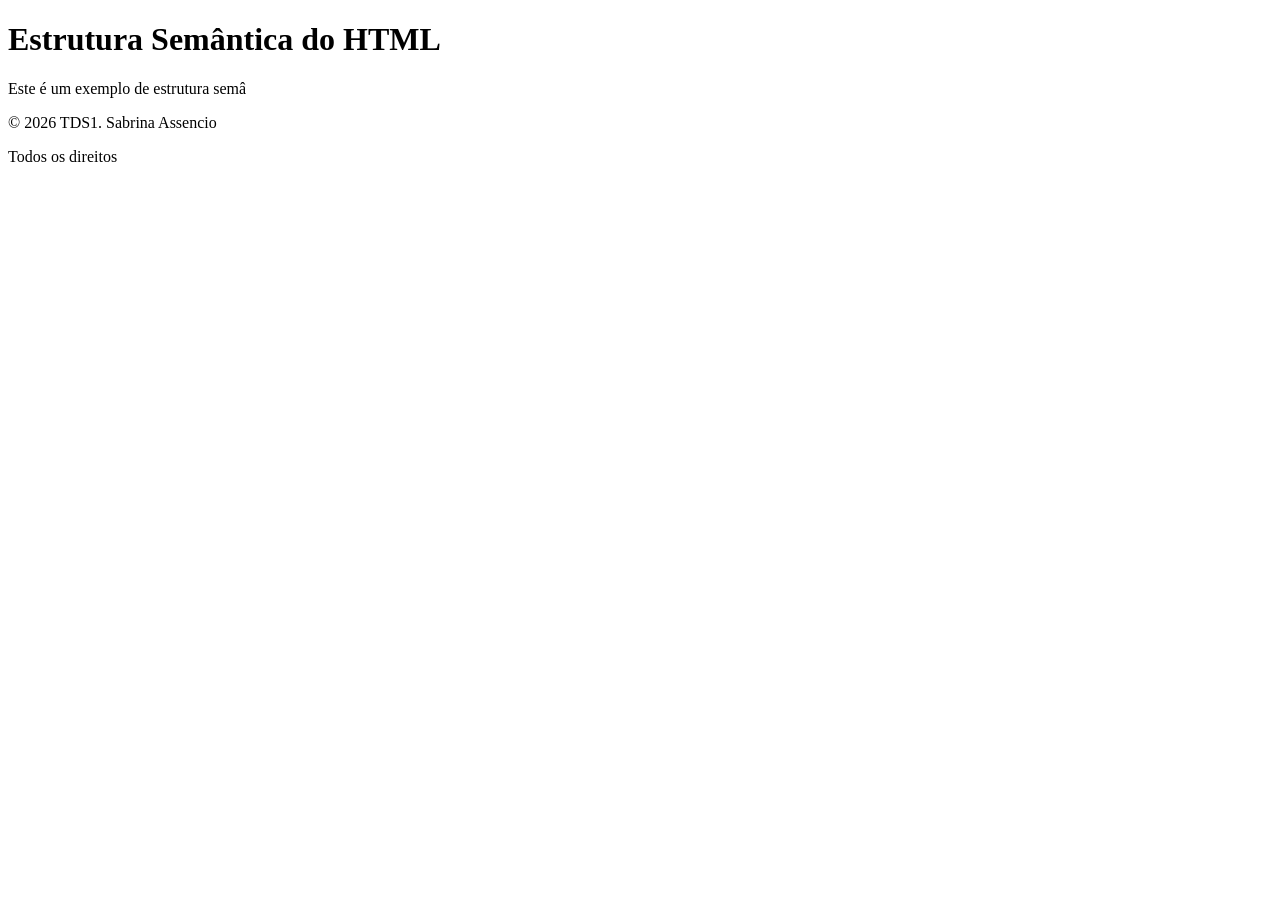
<file: aula3/index.html>
<!DOCTYPE html>
<html lang="pt-br">
<head>
    <meta charset="UTF-8">
    <meta name="viewport" content="width=device-width, initial-scale=1.0">
    <title>Estrutura Semântica do HTML</title>
</head>
<body>
    <!-- Cababeçalho da página - esta linha é um comentário -->
    <header>
        <h1>Estrutura Semântica do HTML</h1>
    </header>
    <!--Conteúdo principal da página-->
    <main>
        <p>Este é um exemplo de estrutura semâ</p>
    </main>
    <!-- Rodapé da página esta linha é um comentário -->
    <footer>
        <p>&copy; 2026 TDS1. Sabrina Assencio</p>
        <p>Todos os direitos </p>
    </footer>
</body>
</html>
</file>
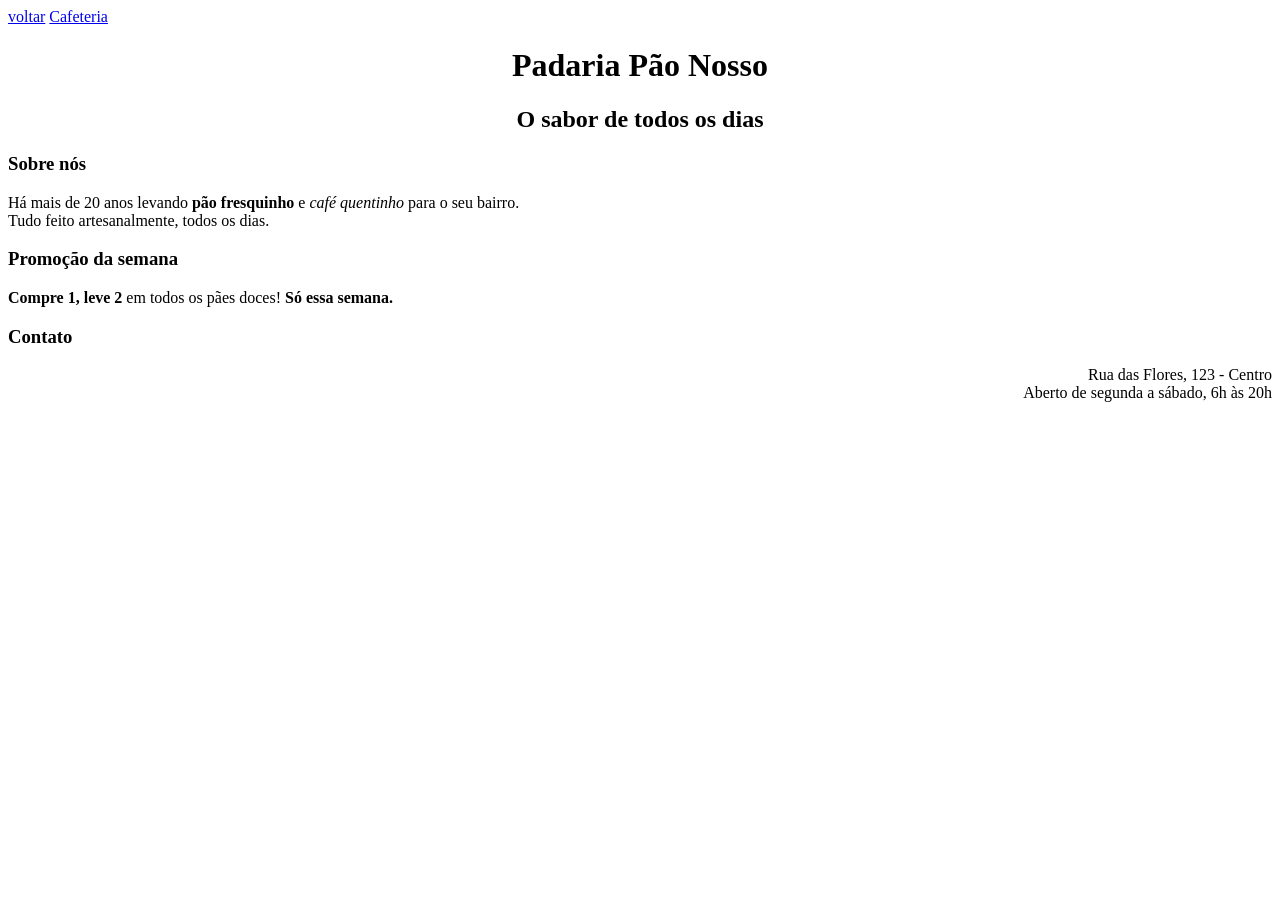
<file: aula4/index.html>
<!DOCTYPE html>
<html lang="pt-br">
<head>
    <meta charset="UTF-8">
    <meta name="viewport" content="width=device-width, initial-scale=1.0">
    <title>Elementos de Textos</title>
</head>
<body>
     <a href="/index.html">voltar</a>
     <a href="./texto.html">Cafeteria</a>
     <h1 style="text-align: center;">Padaria Pão Nosso</h1>
  <h2 style="text-align: center;">O sabor de todos os dias</h2>

  <h3>Sobre nós</h3>
  <p>Há mais de 20 anos levando <strong>pão fresquinho</strong> e
     <em>café quentinho</em> para o seu bairro. <br>
     Tudo feito artesanalmente, todos os dias.</p>

  <h3>Promoção da semana</h3>
  <p><strong>Compre 1, leve 2</strong> em todos os pães doces! <b>Só essa semana.</b></p>

  <h3>Contato</h3>
  <p style="text-align: right;">
    Rua das Flores, 123 - Centro <br>
    Aberto de segunda a sábado, 6h às 20h
  </p>
</body>
</html>
</file>
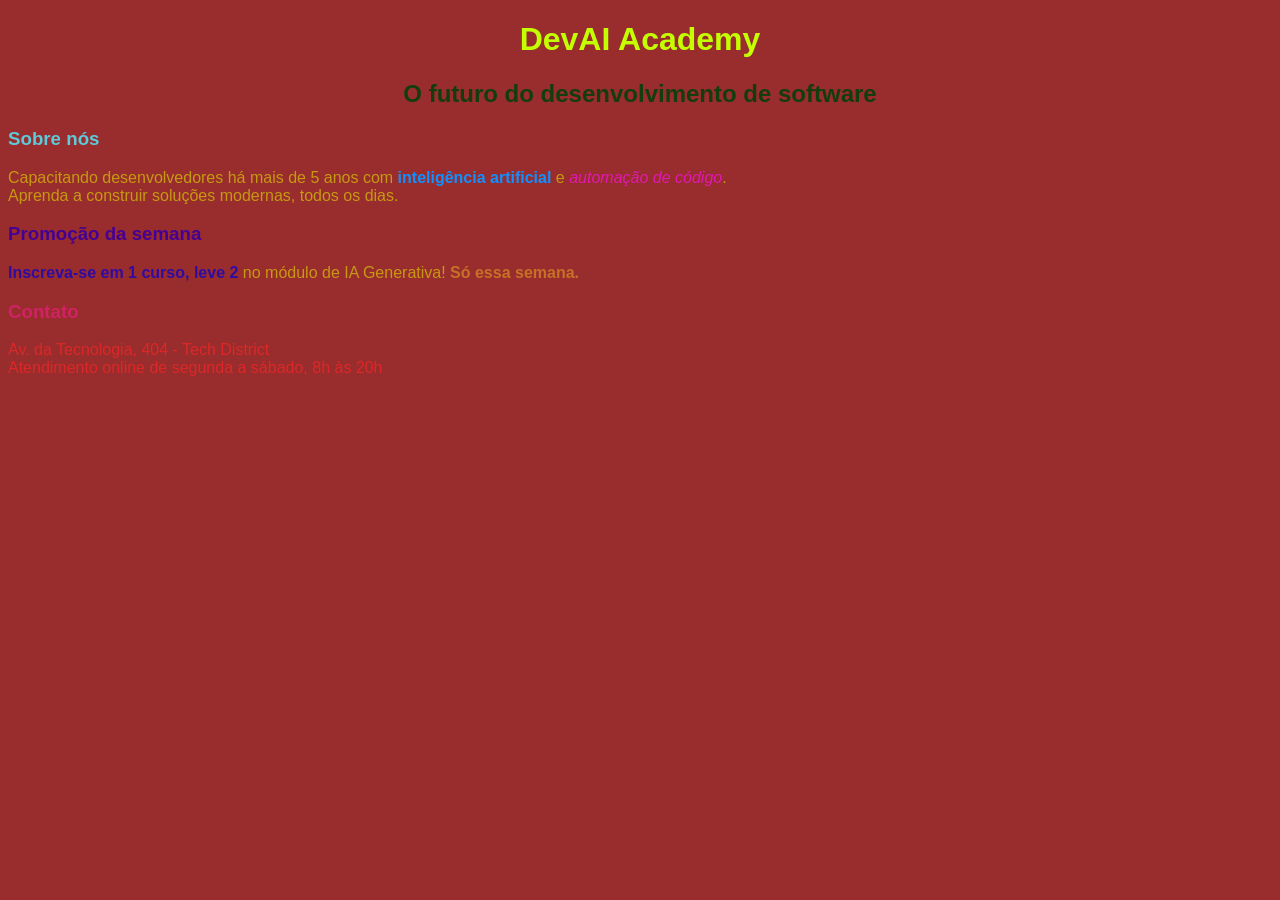
<file: aula5/index.html>
<!DOCTYPE html>
<html lang="pt-br">
<head>
    <meta charset="UTF-8">
    <meta name="viewport" content="width=device-width, initial-scale=1.0">
    <title>Document</title>
</head>

    <body style="background-color: #992c2c; color: #c69913; font-family: 'Segoe UI', Tahoma, Geneva, Verdana, sans-serif;">
  <h1 style="text-align: center; color: #c3ff00; font-family: 'Segoe UI', Tahoma, Geneva, Verdana, sans-serif;">DevAI Academy</h1>
  <h2 style="text-align: center; color: #133d0e; font-family: 'Segoe UI', Tahoma, Geneva, Verdana, sans-serif;">O futuro do desenvolvimento de software</h2>

  <h3 style="color: #5dc9d9;">Sobre nós</h3>
  <p>Capacitando desenvolvedores há mais de 5 anos com <strong style="color: #1290ff;">inteligência artificial</strong> e
     <em style="color: #e119b2;">automação de código</em>. <br>
     Aprenda a construir soluções modernas, todos os dias.</p>

  <h3 style="color: #450093;">Promoção da semana</h3>
  <p><strong style="color: #2f0ca3;">Inscreva-se em 1 curso, leve 2</strong> no módulo de IA Generativa! <b style="color: #c67127;">Só essa semana.</b></p>

  <h3 style="color: #d02265;">Contato</h3>
  <p style="text-align: left; color: #dc2828;">
    Av. da Tecnologia, 404 - Tech District <br>
    Atendimento online de segunda a sábado, 8h às 20h
  </p>
</body>
</html>
</file>
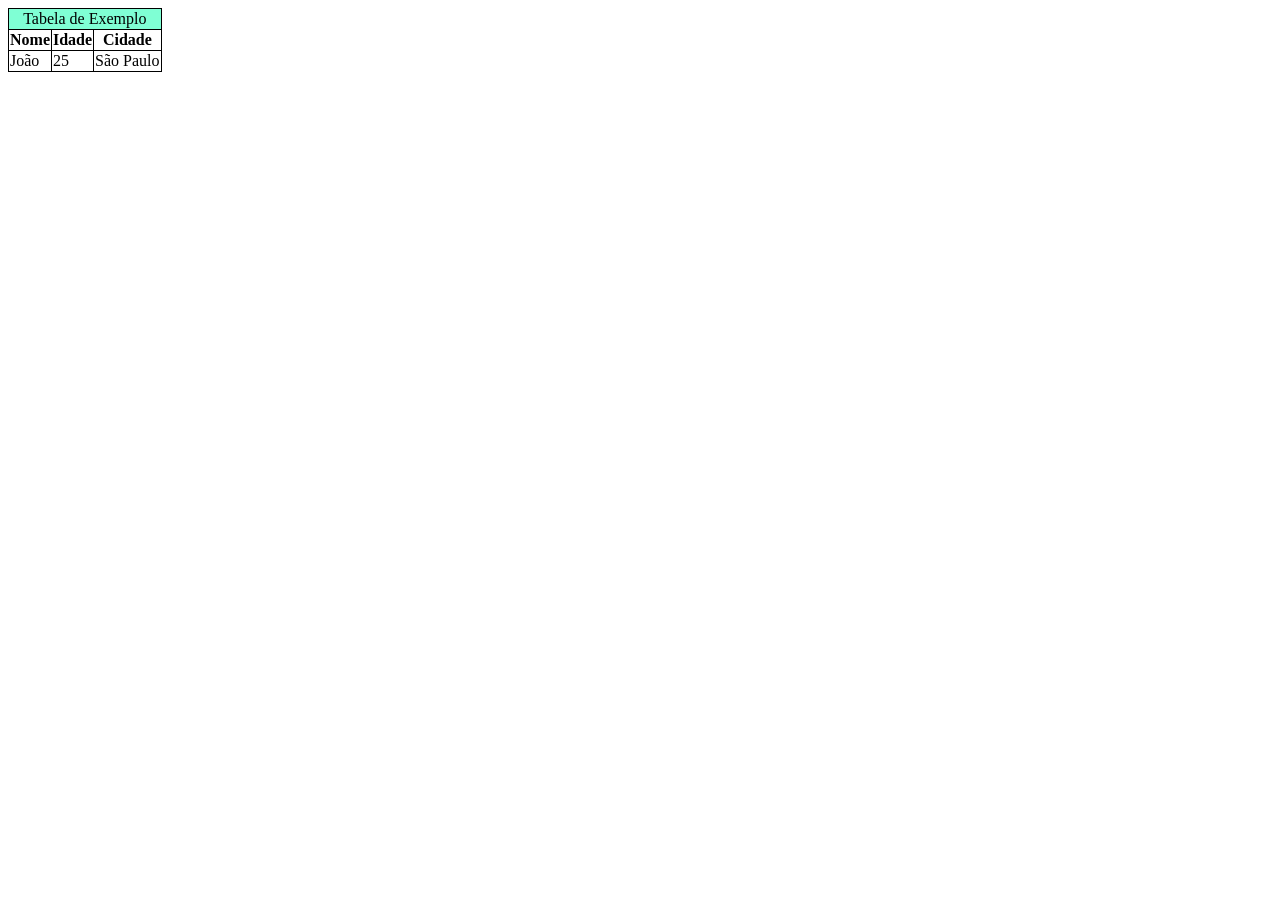
<file: aula7/index.html>
<!DOCTYPE html>
<html lang="pt-br">
<head>
    <meta charset="UTF-8">
    <meta name="viewport" content="width=device-width, initial-scale=1.0">
    <title>Aula7 -Tabelas</title>
</head>
<body>
    <table style ="border: 1px
    solid black;
    border-collapse: collapse;">

    <tr>
        <td colspan="3"
        style="border: 1px
        solid black;
        border-collapse: collapse;
        text-align:center;
        background-color:aquamarine; color:black" >Tabela de Exemplo</td>
    </tr>
            <th style="border: 1px
        solid black;
        border-collapse: collapse;">Nome</th>

            <th style="border: 1px
        solid black;
        border-collapse: collapse;">Idade</th>

            <th style="border: 1px
        solid black;
        border-collapse: collapse;">Cidade</th> 
            </tr>
            <tr>
                <td style="border: 1px
        solid black;
        border-collapse: collapse;">João</td>
                <td style="border: 1px
        solid black;
        border-collapse: collapse;">25</td> 
                <td style="border: 1px
        solid black;
        border-collapse: collapse;">São Paulo</td>
    </table>
</body>
</html>
</file>
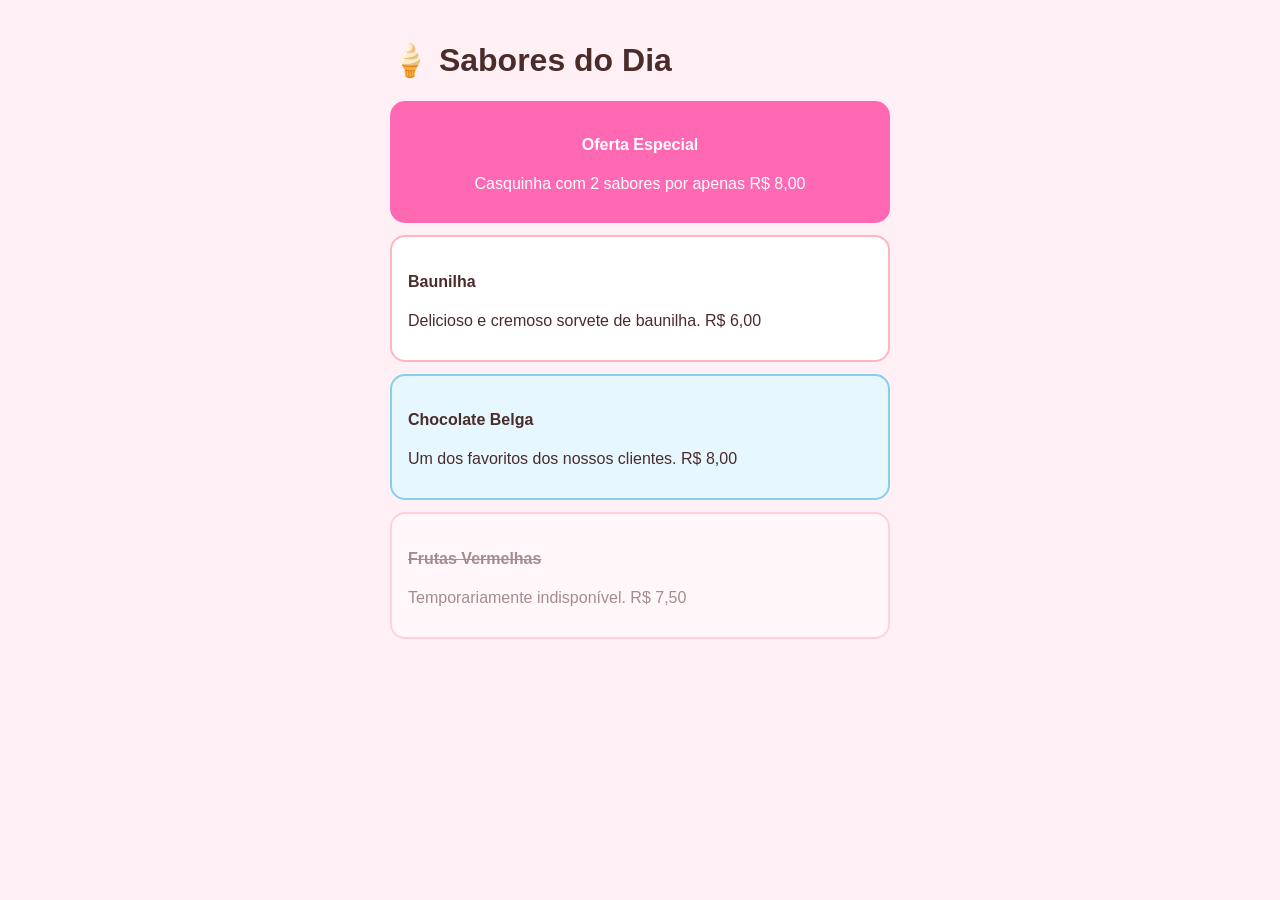
<file: aula9/index.html>
<!DOCTYPE html>
<html lang="pt-br">
<head>
    <meta charset="UTF-8">
    <meta name="viewport" content="width=device-width, initial-scale=1.0">
    <title>Document</title>
</head>
<body>
    <!DOCTYPE html>
<html lang="pt-BR">
<head>
  <meta charset="UTF-8">
  <meta name="viewport" content="width=device-width, initial-scale=1.0">
  <title>Cafeteria Grão Dourado — Class e ID</title>
  <link rel ="stylesheet" href = "style.css"
</head>
<body>

  <main>

        <h1>🍦 Sabores do Dia</h1>

        <!-- CLASSE + ID -->
        <div class="card" id="promo-dia">
            <h4>Oferta Especial</h4>
            <p>Casquinha com 2 sabores por apenas R$ 8,00</p>
        </div>

        <!-- SÓ A CLASSE BASE -->
        <div class="card">
            <h4>Baunilha</h4>
            <p>Delicioso e cremoso sorvete de baunilha. R$ 6,00</p>
        </div>

        <!-- DUAS CLASSES: card + destaque -->
        <div class="card destaque">
            <h4>Chocolate Belga</h4>
            <p>Um dos favoritos dos nossos clientes. R$ 8,00</p>
        </div>

        <!-- DUAS CLASSES: card + esgotado -->
        <div class="card esgotado">
            <h4>Frutas Vermelhas</h4>
            <p>Temporariamente indisponível. R$ 7,50</p>
        </div>

    </main>

</body>
</html>

</body>
</html>
</file>
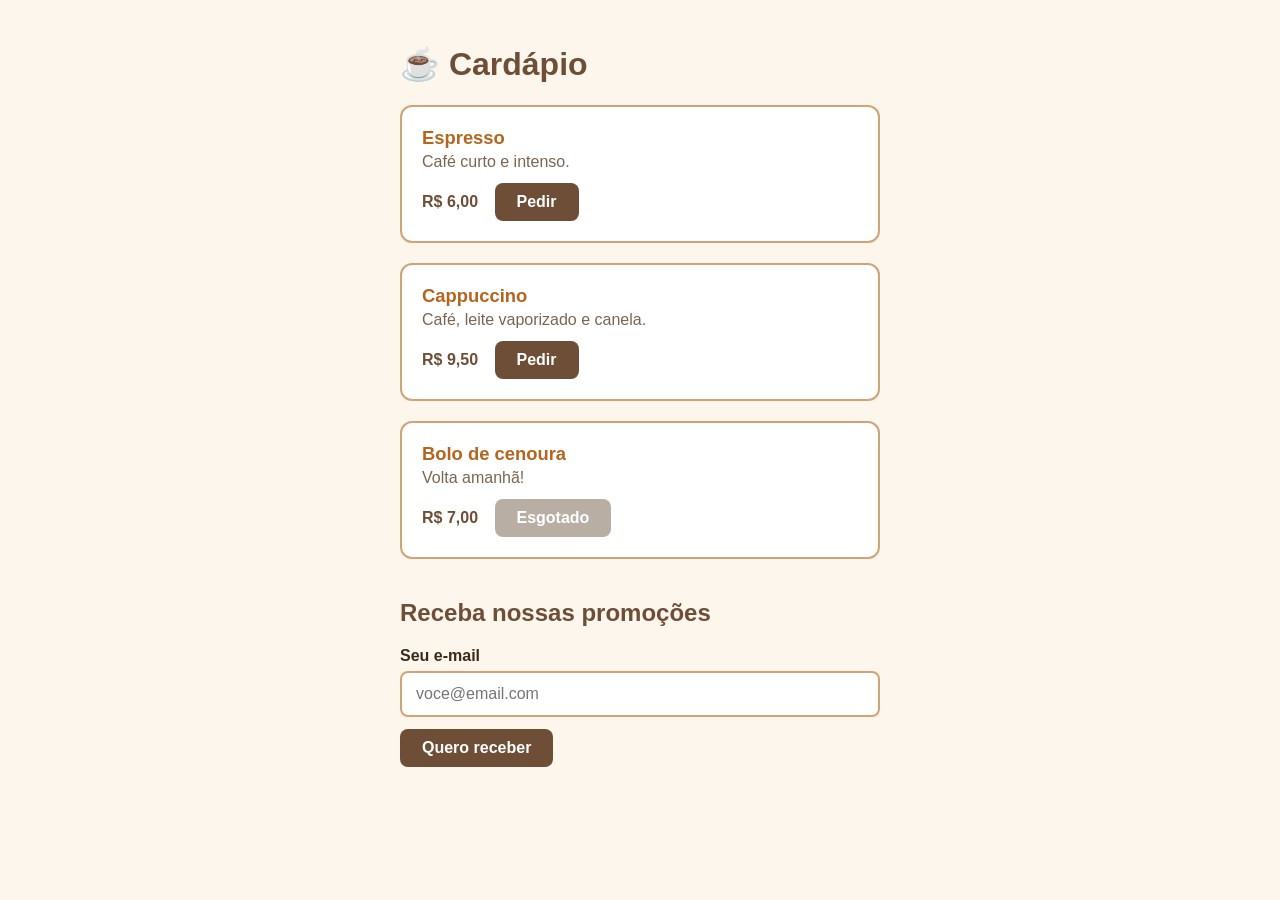
<file: aula10/comportamento.html>
<!DOCTYPE html>
<html lang="pt-BR">
<head>
  <meta charset="UTF-8">
  <meta name="viewport" content="width=device-width, initial-scale=1.0">
  <title>Cafeteria Grão Dourado</title>
  <link rel="stylesheet" href="comportamento.css">
</head>
<body>

  <main>
    <h1>☕ Cardápio</h1>

    <div class="card">
      <h4>Espresso</h4>
      <p>Café curto e intenso.</p>
      <span class="preco">R$ 6,00</span>
      <button type="button" class="botao">Pedir</button>
    </div>

    <div class="card">
      <h4>Cappuccino</h4>
      <p>Café, leite vaporizado e canela.</p>
      <span class="preco">R$ 9,50</span>
      <button type="button" class="botao">Pedir</button>
    </div>

    <div class="card">
      <h4>Bolo de cenoura</h4>
      <p>Volta amanhã!</p>
      <span class="preco">R$ 7,00</span>
      <button type="button" class="botao" disabled>Esgotado</button>
    </div>

    <form class="contato">
      <h2>Receba nossas promoções</h2>
      <label for="email">Seu e-mail</label>
      <input type="email" id="email" class="campo" placeholder="voce@email.com">
      <button type="submit" class="botao">Quero receber</button>
    </form>
  </main>

</body>
</html>
</file>
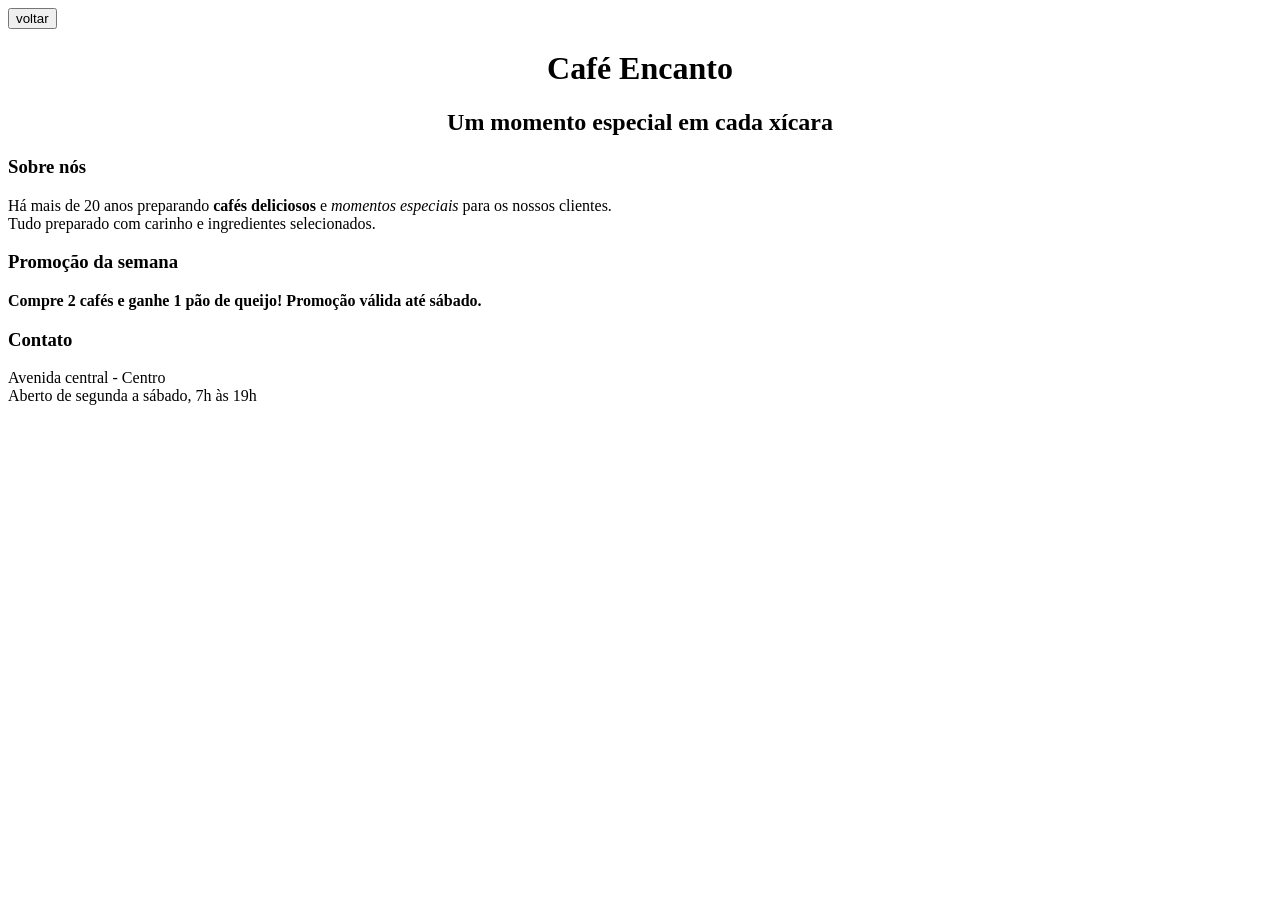
<file: aula4/texto.html>
<!DOCTYPE html>
<html lang="pt-br">
<head>
    <meta charset="UTF-8">
    <meta name="viewport" content="width=device-width, initial-scale=1.0">
    <title>Document</title>
</head>
<body>
     <a href="/index.html"><button>voltar</button></a>
    <h1 style="text-align: center;">Café Encanto</h1>
<h2 style="text-align: center;">Um momento especial em cada xícara</h2>

<h3>Sobre nós</h3>
<p>
    Há mais de 20 anos preparando <strong>cafés deliciosos</strong> e
    <em>momentos especiais</em> para os nossos clientes. <br>
    Tudo preparado com carinho e ingredientes selecionados.
</p>

<h3>Promoção da semana</h3>
<p>
    <strong>Compre 2 cafés e ganhe 1 pão de queijo!</strong>
    <b>Promoção válida até sábado.</b>
</p>

<h3>Contato</h3>
<p style="text-align: lift;">
    Avenida central - Centro <br>
    Aberto de segunda a sábado, 7h às 19h
</p>
</body>
</html>
</file>
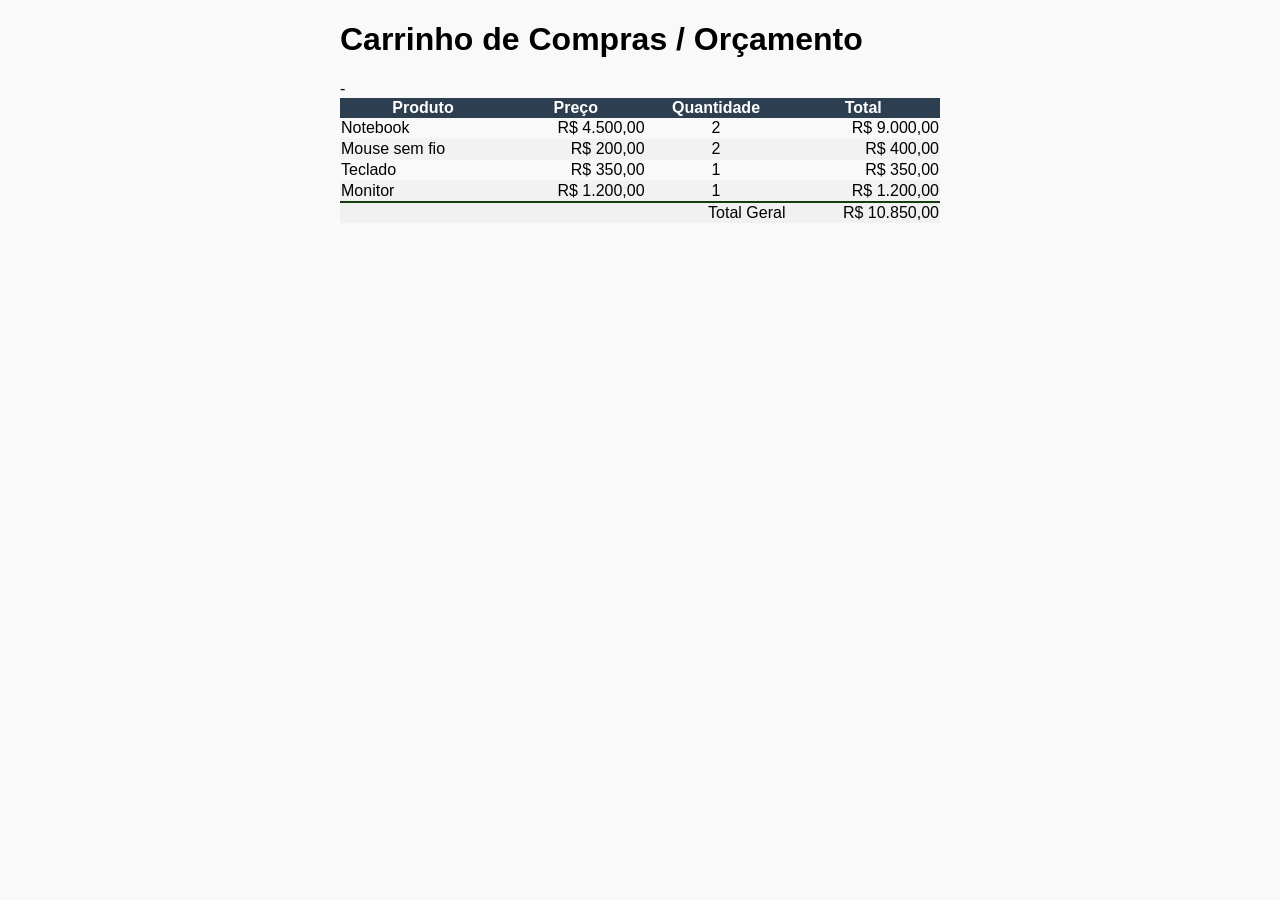
<file: aula7/tabela.html>
<!DOCTYPE html>
<html lang="pt-br">
<head>
    <meta charset="UTF-8">
    <meta name="viewport" content="width=device-width, initial-scale=1.0">
    <title>Carrinho de Compras</title>
</head>
<body style= "font-family: Arial;
    background-color:#f9f9f9; width:600px; margin:auto">
    <h1>Carrinho de Compras / 
    Orçamento</h1>
    <table style="border-collapse: collapse;width
    :100%;">
        <thead>
            <tr>
                <th style="background-color: #2c3e50; color:white
                ">Produto</th>
                <th style="background-color: #2c3e50; color:white">Preço</th>
                <th style="background-color: #2c3e50; color:white">Quantidade</th>
                <th style="background-color: #2c3e50; color:white">Total</th>
            </tr>
            </thead>
           
            <tbody>
                <tr>
-                   <td>Notebook</td>
                <td style="text-align: right;">R$ 4.500,00</td>
                <td style="text-align: center;">2</td>
                <td style="text-align: right;">R$ 9.000,00</td>
                </tr>
            </tbody>
            <tr style="background-color:#f2f2f2;
            border-top: 1px solid #f3f5f8; border-bottom: 1px solid #f3f5f8">
            <td>Mouse sem fio</td>
                <td style="text-align: right;">R$ 200,00</td>
                <td style="text-align: center;">2</td>
                <td style="text-align: right;">R$ 400,00</td>
            </tr>
             <td>Teclado</td>
                <td style="text-align: right;">R$ 350,00</td>
                <td style="text-align: center;">1</td>
                <td style="text-align: right;">R$ 350,00</td>
            </tr>
            <tr style="background-color:#f2f2f2;
            border-top: 1px solid #f3f5f8; border-bottom: 1px solid #f3f5f8">
                 <td>Monitor</td>
                <td style="text-align: right;">R$ 1.200,00</td>
                <td style="text-align: center;">1</td>
                <td style="text-align: right;">R$ 1.200,00</td>
            </tr>

            <tfoot style="background-color:#f1f1f1; border-top:2px solid #133d0e;"> <tr>

                <td colspan="3" 
                style="text-align: right;
                ">Total Geral</td>
                <td style="text-align: right;
                ">R$ 10.850,00</td>
            </tr>
        </tfoot>
          </table>
</body>
</html>
</file>
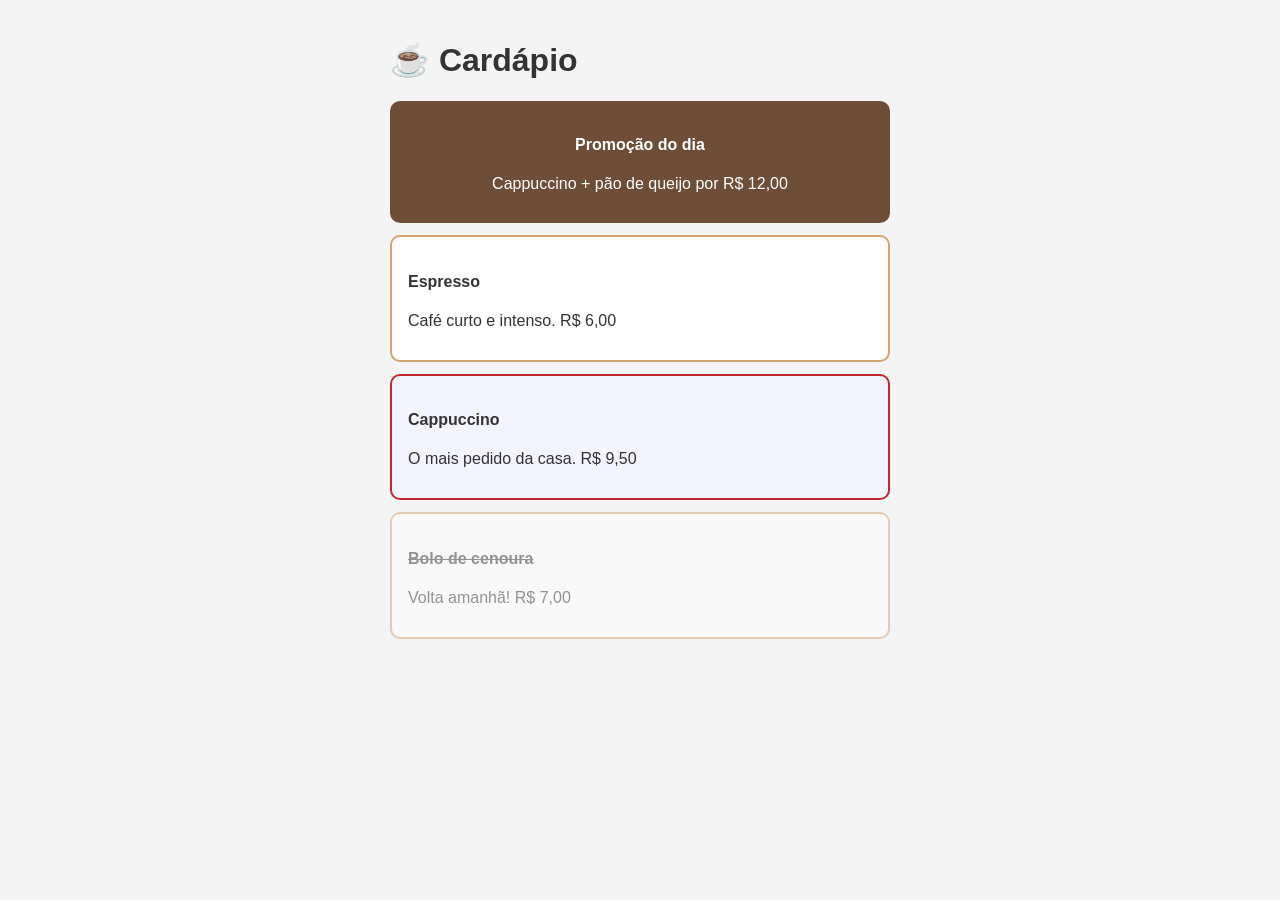
<file: aula9/classes.html>
<!DOCTYPE html>
<html lang="pt-br">
<head>
    <meta charset="UTF-8">
    <meta name="viewport" content="width=device-width, initial-scale=1.0">
    <title>Document</title>
    <link rel ="stylesheet" href = "classes.css"
</head>
<body>
    <!DOCTYPE html>
<html lang="pt-BR">
<head>
  <meta charset="UTF-8">
  <meta name="viewport" content="width=device-width, initial-scale=1.0">
  <title>Cafeteria Grão Dourado — Class e ID</title>
  
</head>
<body>

  <main>
    <h1>☕ Cardápio</h1>

    <!-- CLASSE + ID: herda o visual de .card e o ID sobrescreve o que muda -->
    <div class="card" id="promo-dia">
      <h4>Promoção do dia</h4>
      <p>Cappuccino + pão de queijo por R$ 12,00</p>
    </div>

    <!-- SÓ A CLASSE BASE -->
    <div class="card">
      <h4>Espresso</h4>
      <p>Café curto e intenso. R$ 6,00</p>
    </div>

    <!-- DUAS CLASSES: card + destaque (separadas por espaço) -->
    <div class=" card destaque">
      <h4>Cappuccino</h4>
      <p>O mais pedido da casa. R$ 9,50</p>
    </div>

    <!-- DUAS CLASSES: card + esgotado -->
    <div class="card esgotado">
      <h4>Bolo de cenoura</h4>
      <p>Volta amanhã! R$ 7,00</p>
    </div>
  </main>

</body>
</html>

</body>
</html>
</file>
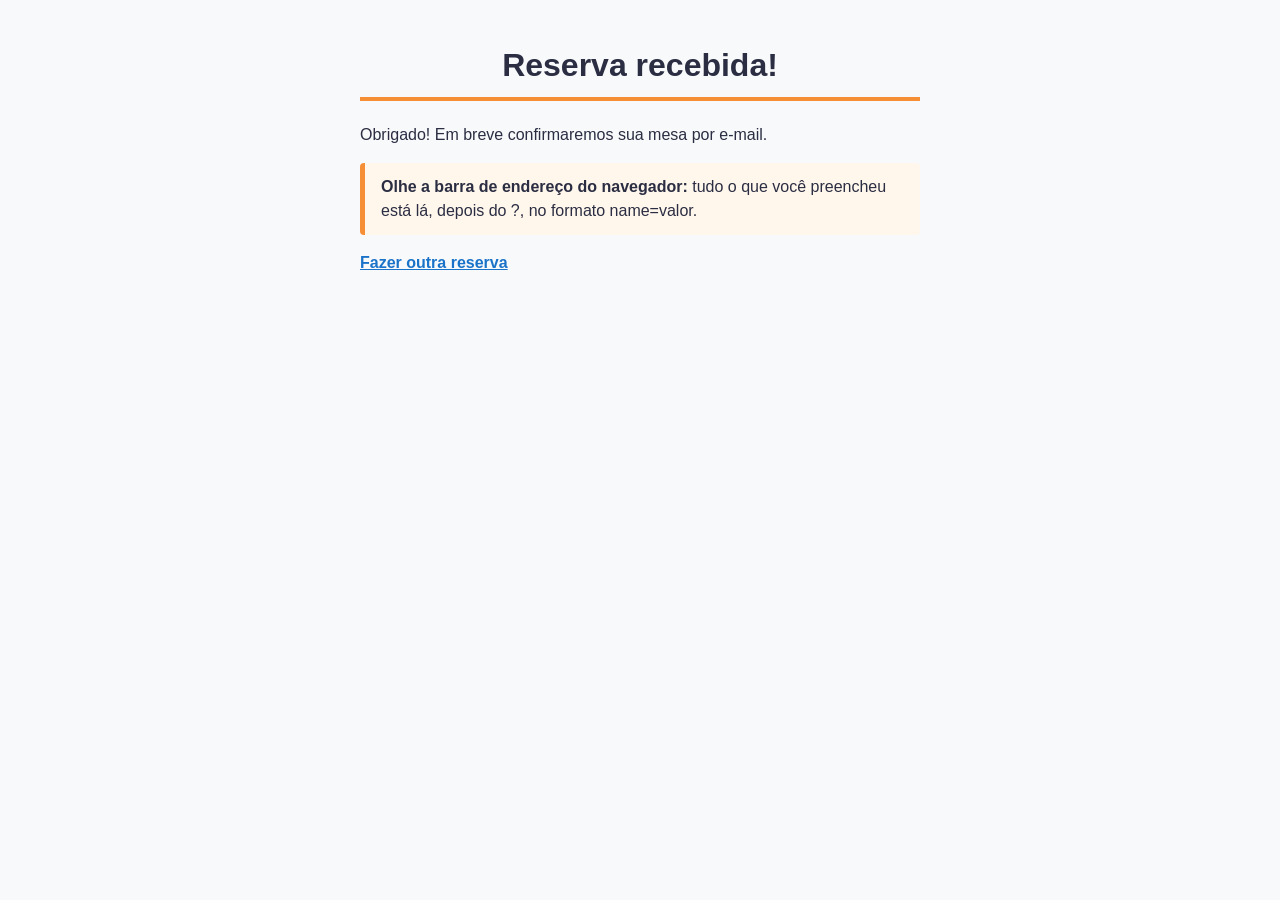
<file: html/obrigado.html>
<!DOCTYPE html>
<html lang="pt-BR">
<head>
    <meta charset="UTF-8">
    <meta name="viewport" content="width=device-width, initial-scale=1">
    <title>Reserva recebida - Cafeteria Grão Dourado</title>
    <link rel="stylesheet" href="estilo.css">
</head>
<body>

    <h1 class="centro">Reserva recebida!</h1>

    <p>Obrigado! Em breve confirmaremos sua mesa por e-mail.</p>

    <p class="destaque">
        <strong>Olhe a barra de endereço do navegador:</strong>
        tudo o que você preencheu está lá, depois do ?, no formato name=valor.
    </p>

    <p>
        <a href="reserva.html">Fazer outra reserva</a>
    </p>

</body>
</html>
</file>
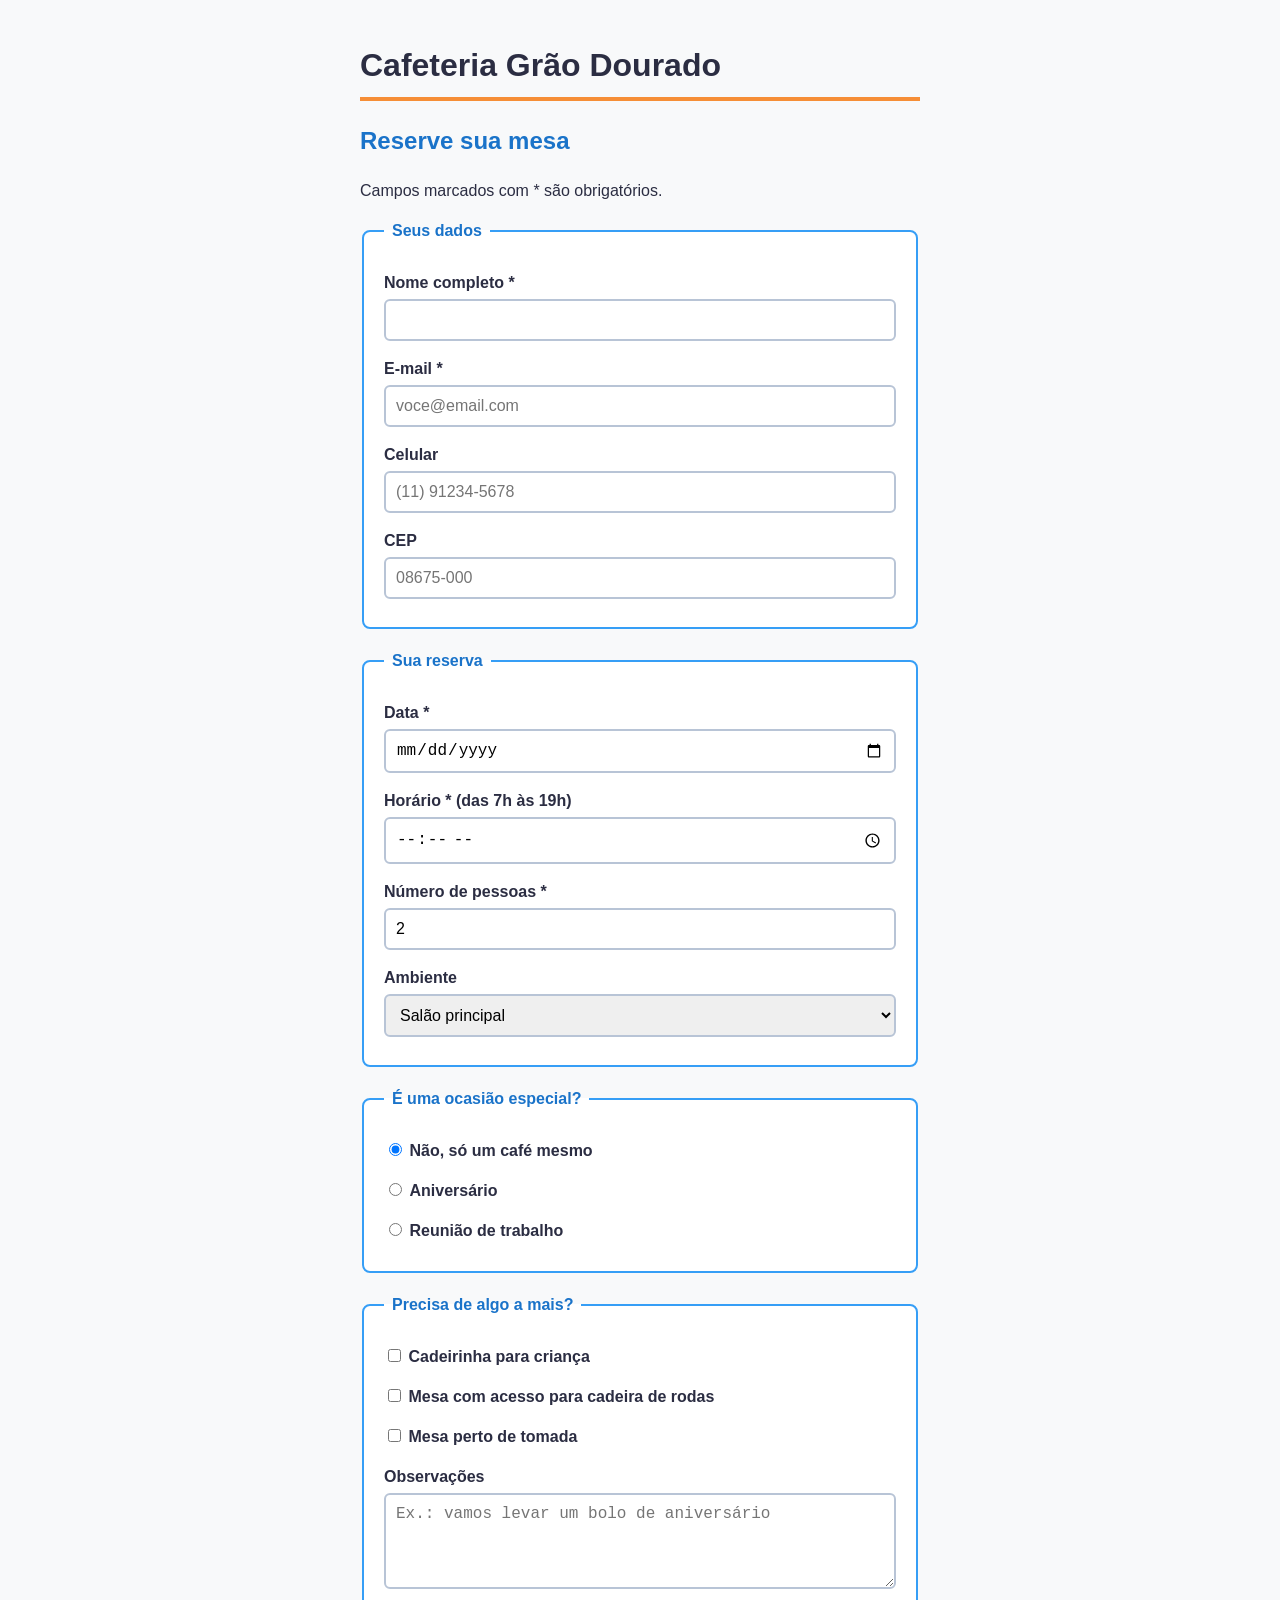
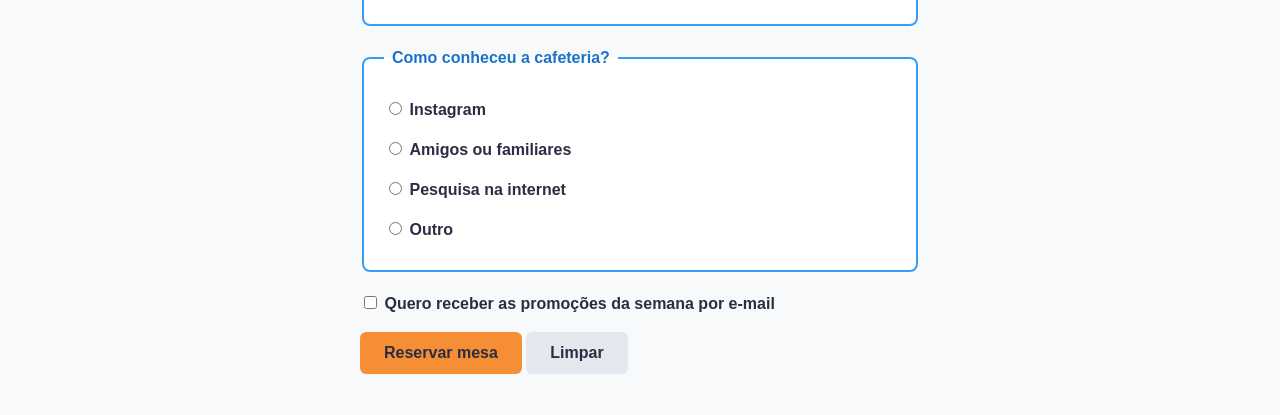
<file: html/reserva.html>
<!DOCTYPE html>
<html lang="pt-BR">
<head>
    <meta charset="UTF-8">
    <meta name="viewport" content="width=device-width, initial-scale=1">
    <title>Reserva de mesa - Cafeteria Grão Dourado</title>
    <link rel="stylesheet" href="estilo.css">
</head>
<body>

    <h1>Cafeteria Grão Dourado</h1>
    <h2>Reserve sua mesa</h2>

    <p>Campos marcados com * são obrigatórios.</p>

    <form action="obrigado.html" method="get">

        <fieldset>
            <legend>Seus dados</legend>

            <p>
                <label for="nome">Nome completo *</label>
                <input class="campo" type="text" id="nome" name="nome"
                autocomplete="name" minlength="3" required>
            </p>

            <p>
                <label for="email">E-mail *</label>
                <input class="campo" type="email" id="email" name="email"
                autocomplete="email" placeholder="voce@email.com" required>
            </p>

            <p>
                <label for="telefone">Celular</label>
                <input class="campo" type="tel" id="telefone" name="telefone"
                autocomplete="tel" placeholder="(11) 91234-5678">
            </p>

            <p>
                <label for="cep">CEP</label>
                <input class="campo" type="text" id="cep" name="cep"
                pattern="[0-9]{5}-[0-9]{3}" placeholder="08675-000">
            </p>
        </fieldset>

        <fieldset>
            <legend>Sua reserva</legend>

            <p>
                <label for="data">Data *</label>
                <input class="campo" type="date" id="data" name="data" required>
            </p>

            <p>
                <label for="horario">Horário * (das 7h às 19h)</label>
                <input class="campo" type="time" id="horario" name="horario"
                min="07:00" max="19:00" required>
            </p>

            <p>
                <label for="pessoas">Número de pessoas *</label>
                <input class="campo" type="number" id="pessoas" name="pessoas"
                min="1" max="12" value="2" required>
            </p>

            <p>
                <label for="ambiente">Ambiente</label>
                <select class="campo" id="ambiente" name="ambiente">
                    <option value="salao">Salão principal</option>
                    <option value="varanda">Varanda</option>
                    <option value="kids">Perto da área kids</option>
                </select>
            </p>
        </fieldset>

        <fieldset>
            <legend>É uma ocasião especial?</legend>

            <p>
                <input type="radio" id="ocasiao-nao" name="ocasiao"
                value="nenhuma" checked>
                <label for="ocasiao-nao">Não, só um café mesmo</label>
            </p>

            <p>
                <input type="radio" id="ocasiao-aniversario" name="ocasiao"
                value="aniversario">
                <label for="ocasiao-aniversario">Aniversário</label>
            </p>

            <p>
                <input type="radio" id="ocasiao-trabalho" name="ocasiao"
                value="trabalho">
                <label for="ocasiao-trabalho">Reunião de trabalho</label>
            </p>
        </fieldset>

        <fieldset>
            <legend>Precisa de algo a mais?</legend>

            <p>
                <input type="checkbox" id="extra-cadeirinha" name="extras"
                value="cadeirinha">
                <label for="extra-cadeirinha">Cadeirinha para criança</label>
            </p>

            <p>
                <input type="checkbox" id="extra-acessivel" name="extras"
                value="acessivel">
                <label for="extra-acessivel">Mesa com acesso para cadeira de rodas</label>
            </p>

            <p>
                <input type="checkbox" id="extra-tomada" name="extras"
                value="tomada">
                <label for="extra-tomada">Mesa perto de tomada</label>
            </p>

            <p>
                <label for="observacoes">Observações</label>
                <textarea class="campo" id="observacoes" name="observacoes"
                rows="4" cols="40"
                placeholder="Ex.: vamos levar um bolo de aniversário"></textarea>
            </p>
        </fieldset>

        <fieldset>
            <legend>Como conheceu a cafeteria?</legend>

            <p>
                <input type="radio" id="instagram" name="conheceu"
                value="instagram">
                <label for="instagram">Instagram</label>
            </p>

            <p>
                <input type="radio" id="amigos" name="conheceu"
                value="amigos">
                <label for="amigos">Amigos ou familiares</label>
            </p>

            <p>
                <input type="radio" id="internet" name="conheceu"
                value="internet">
                <label for="internet">Pesquisa na internet</label>
            </p>

            <p>
                <input type="radio" id="outro" name="conheceu"
                value="outro">
                <label for="outro">Outro</label>
            </p>
        </fieldset>

        <p>
            <input type="checkbox" id="promocoes" name="promocoes"
            value="sim">
            <label for="promocoes">Quero receber as promoções da semana por e-mail</label>
        </p>

        <p>
            <button class="btn-enviar" type="submit">Reservar mesa</button>
            <button class="btn-limpar" type="reset">Limpar</button>
        </p>

    </form>

</body>
</html>
</file>
<file: aula9/style.css>
body {
    font-family: Arial, sans-serif;
    margin: 0;
    background-color: #fff0f5;
    color: #4a2c2a;
}

main {
    max-width: 500px;
    margin: 0 auto;
    padding: 20px 16px;
}

/* Classe .card serve de base para todos os cards */
.card {
    background-color: #ffffff;
    border: 2px solid #ffb6c1;
    border-radius: 15px;
    padding: 14px 16px;
    margin-bottom: 12px;
}

/* Promoção do dia */
#promo-dia {
    background-color: #ff69b4;
    color: #ffffff;
    border: none;
    text-align: center;
}

/* Sorvete em destaque */
.destaque {
    border-color: #87ceeb;
    background-color: #e6f7ff;
}

/* Sorvete esgotado */
.esgotado {
    opacity: 0.5;
}

.esgotado h4 {
    text-decoration: line-through;
}
</file>
<file: aula10/comportamento.css>
body {
  margin: 0;
  font-family: Arial, sans-serif;
  background-color: #fdf6ec;
  color: #3b2a1a;
}

main {
  max-width: 480px;
  margin: 0 auto;
  padding: 24px 16px;
}

h1, h2 {
  color: #6f4e37;
}

/* ===== Cards ===== */
.card {
  background-color: #ffffff;
  border: 2px solid #d4a373;
  border-radius: 12px;
  padding: 20px;
  margin-bottom: 20px;
  transition: transform 0.25s ease,             /* TRANSITION */
              box-shadow 0.25s ease,
              border-color 0.25s ease;
}

.card h4 {
  margin: 0 0 4px;
  color: #b5651d;
  font-size: 1.15em;
  transition: color 0.25s ease;
}

.card p {
  margin: 0 0 12px;
  color: #7a6552;
}

.preco {
  font-weight: bold;
  color: #6f4e37;
  margin-right: 12px;
}

.card:hover {                                   /* HOVER */
  transform: translateY(-6px);
  box-shadow: 0 12px 24px rgba(111, 78, 55, 0.2);
  border-color: #c4262e;
}

.card:hover h4 {                                /* HOVER no pai muda o filho */
  color: #c4262e;
}

/* ===== Botões ===== */
.botao {
  padding: 10px 22px;
  border: none;
  border-radius: 8px;
  background-color: #6f4e37;
  color: #ffffff;
  font-size: 16px;
  font-weight: bold;
  cursor: pointer;                              /* CURSOR */
  transition: background-color 0.3s ease, transform 0.2s ease-out;
}

.botao:hover {
  background-color: #c4262e;
  transform: translateY(-2px);
}

.botao:focus-visible {                          /* FOCO pelo teclado */
  outline: 3px solid #c4262e;
  outline-offset: 3px;
}

.botao:disabled {
  background-color: #b9aea4;
  cursor: not-allowed;                          /* CURSOR de bloqueado */
  transform: none;
}

/* ===== Formulário ===== */
.contato {
  margin-top: 40px;
}

label {
  font-weight: bold;
}

.campo {
  width: 100%;
  box-sizing: border-box;
  margin: 6px 0 12px;
  padding: 12px 14px;
  border: 2px solid #d4a373;
  border-radius: 8px;
  font-size: 16px;
  font-family: inherit;
  transition: border-color 0.2s ease, box-shadow 0.2s ease;
}

.campo:focus {                                  /* FOCUS */
  outline: none;
  border-color: #c4262e;
  box-shadow: 0 0 0 4px rgba(196, 38, 46, 0.18);
}
</file>
<file: aula9/classes.css>
body{
    font-family:Arial, sans-serif;
    margin: 0;
    background-color: #f4f4f4;
    color: #333;
}

main {
    max-width: 500px;
    margin: 0 auto;
    padding: 20px 16px;
}
/*classe .card serve de base para todos os cards, definindo o estilo geral e a aparência */
.card {
    background-color: #fff;
    border: 2px solid #d4a373;
    border-radius: 10px;
    padding: 14px 16px;
    margin-bottom: 12px;
}

#promo-dia {
    background-color: #6f4e37;
    color: #fff;
    border: none;
    text-align: center;
}

.destaque {
    border-color: #c4262e;
    background-color: #f4f4ff;
}
.esgotado{
    opacity: 0.5;
}

.esgotado h4{
    text-decoration: line-through;
}
</file>
<file: html/estilo.css>
/* Box Model */
* {
    box-sizing: border-box;
}

/* Página */
body {
    font-family: Arial, sans-serif;
    background-color: #f8f9fa;
    color: #2b2d42;
    max-width: 600px;
    margin: 0 auto;
    padding: 20px;
    line-height: 1.5;
}

/* Títulos */
h1 {
    border-bottom: 4px solid #f68e36;
    padding-bottom: 8px;
}

h2 {
    color: #1a73c9;
}

.centro {
    text-align: center;
}

/* Grupos do formulário */
fieldset {
    background-color: white;
    border: 2px solid #369ef6;
    border-radius: 8px;
    padding: 12px 20px;
    margin-bottom: 20px;
}

legend {
    color: #1a73c9;
    font-weight: bold;
    padding: 0 8px;
}

/* Rótulos */
label {
    font-weight: bold;
    cursor: pointer;
}

/* Campos */
.campo {
    width: 100%;
    padding: 10px;
    margin-top: 4px;
    border: 2px solid #b8c4d6;
    border-radius: 6px;
    font-size: 16px;
    transition: border-color 0.3s ease, box-shadow 0.3s ease;
}

.campo:hover {
    border-color: #369ef6;
}

.campo:focus {
    border-color: #1a73c9;
    outline: none;
    box-shadow: 0 0 0 3px rgba(54, 158, 246, 0.35);
}

/* Botões */
button {
    padding: 12px 24px;
    border: none;
    border-radius: 6px;
    font-size: 16px;
    font-weight: bold;
    cursor: pointer;
    transition: background-color 0.3s ease, transform 0.2s ease;
}

.btn-enviar {
    background-color: #f68e36;
    color: #2b2d42;
}

.btn-enviar:hover {
    background-color: #fab875;
    transform: translateY(-2px);
}

.btn-limpar {
    background-color: #e3e7ee;
    color: #2b2d42;
}

.btn-limpar:hover {
    background-color: #cfd6e2;
}

/* Contorno para teclado */
button:focus-visible {
    outline: 3px solid #1a73c9;
    outline-offset: 2px;
}

/* Página de obrigado */
.destaque {
    background-color: #fff6ec;
    border-left: 5px solid #f68e36;
    border-radius: 4px;
    padding: 12px 16px;
}

code {
    background-color: #fff1e3;
    color: #a84b07;
    padding: 2px 6px;
    border-radius: 4px;
}

/* Links */
a {
    color: #1a73c9;
    font-weight: bold;
    transition: color 0.3s ease;
}

a:hover {
    color: #b85309;
}
</file>
